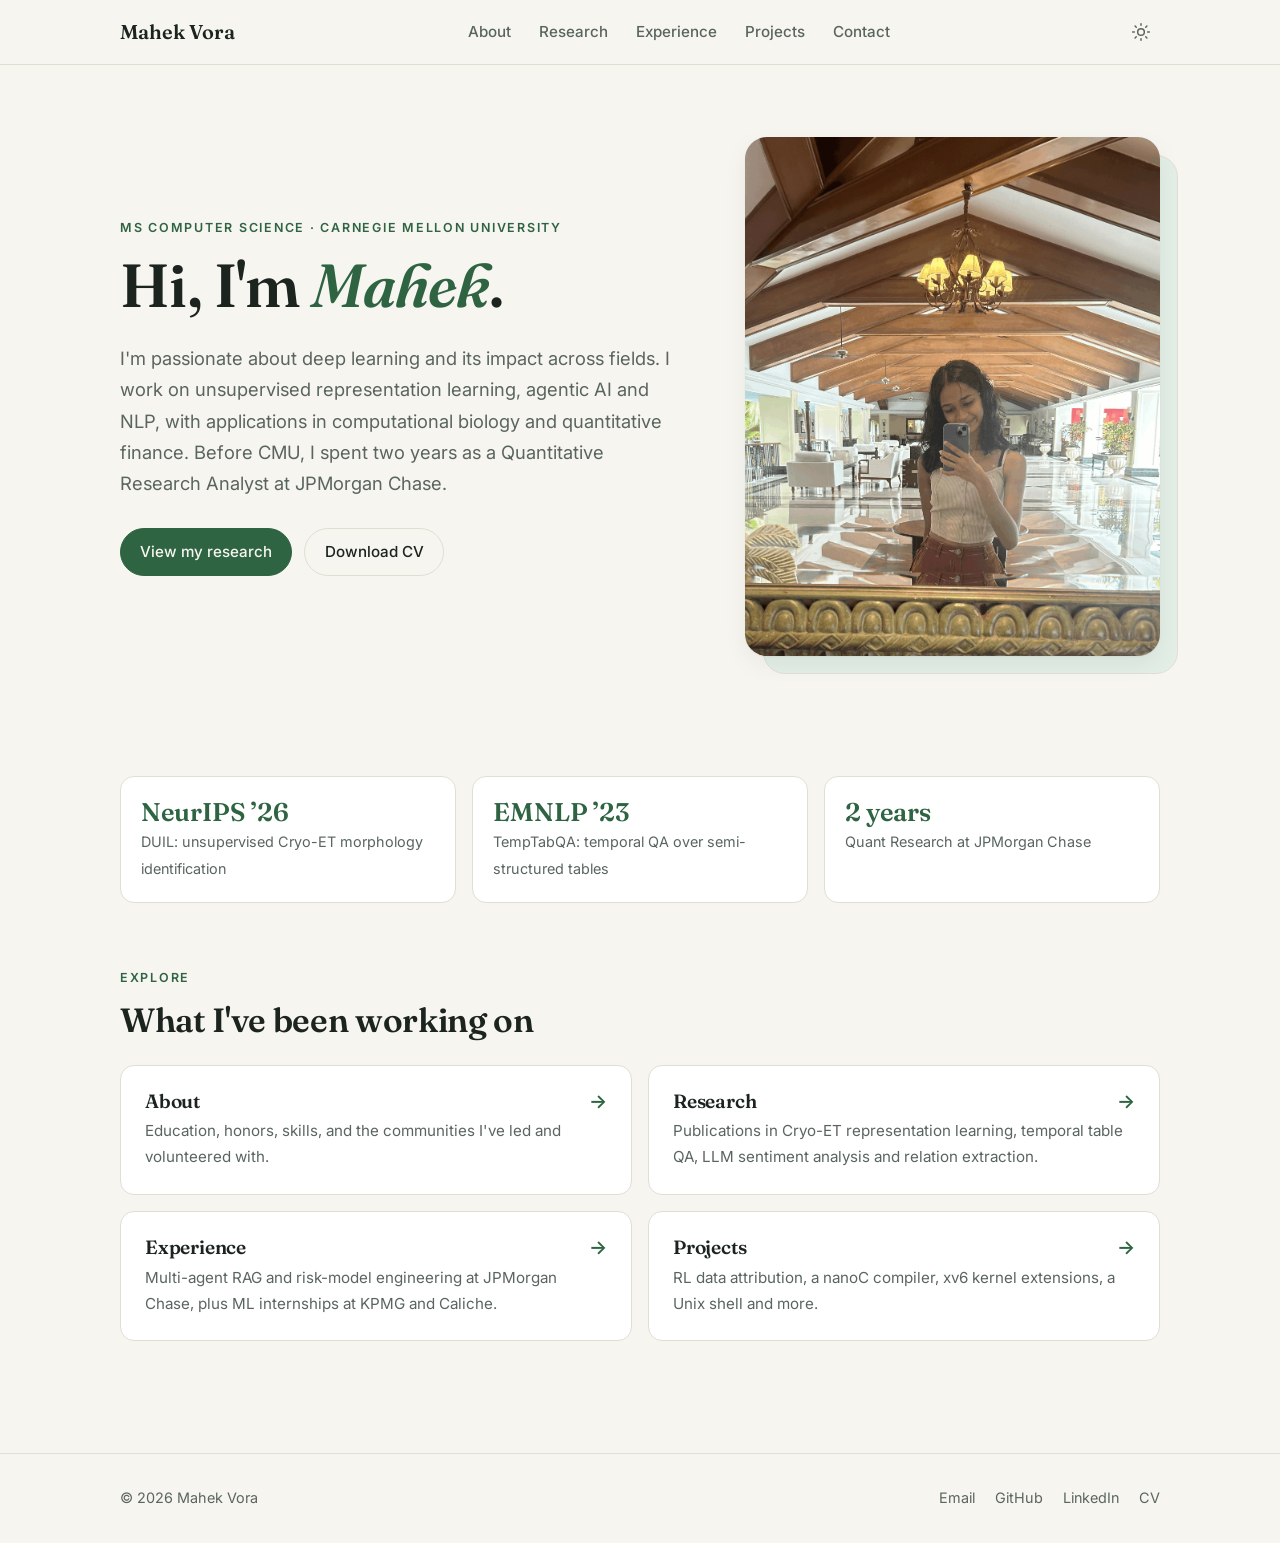
<file: index.html>
<!doctype html>
<html lang="en">
<head>
  <meta charset="utf-8">
  <meta name="viewport" content="width=device-width, initial-scale=1">
  <title>Mahek Vora · Computer Science at Carnegie Mellon University</title>
  <meta name="description" content="Mahek Vora — MS in Computer Science at Carnegie Mellon University. Deep learning research across NLP, computational biology and quantitative finance.">
  <link rel="canonical" href="https://mahekvora.github.io/">
  <meta name="author" content="Mahek Vora">
  <meta property="og:type" content="website">
  <meta property="og:url" content="https://mahekvora.github.io/">
  <meta property="og:title" content="Mahek Vora · Computer Science at Carnegie Mellon University">
  <meta property="og:description" content="Mahek Vora — MS in Computer Science at Carnegie Mellon University. Deep learning research across NLP, computational biology and quantitative finance.">
  <meta property="og:image" content="https://mahekvora.github.io/assets/images/img-5869-1076x1293.png">
  <link rel="icon" href="assets/images/favicon.svg" type="image/svg+xml">
  <link rel="preconnect" href="https://fonts.googleapis.com">
  <link rel="preconnect" href="https://fonts.gstatic.com" crossorigin>
  <link href="https://fonts.googleapis.com/css2?family=Fraunces:ital,opsz,wght@0,9..144,500;0,9..144,600;1,9..144,500;1,9..144,600&family=Inter:wght@400;500;600&display=swap" rel="stylesheet">
  <link rel="stylesheet" href="assets/css/style.css">
  <script src="assets/js/main.js"></script>
  <script type="application/ld+json">
  {"@context": "https://schema.org", "@type": "Person", "name": "Mahek Vora",
   "url": "https://mahekvora.github.io/", "image": "https://mahekvora.github.io/assets/images/img-5869-1076x1293.png",
   "jobTitle": "MS Computer Science Student",
   "affiliation": {"@type": "CollegeOrUniversity", "name": "Carnegie Mellon University"},
   "alumniOf": [{"@type": "CollegeOrUniversity", "name": "Indian Institute of Technology Guwahati"}],
   "knowsAbout": ["Deep Learning", "Machine Learning", "NLP", "Computational Biology", "Cryo-ET", "Agentic AI", "Quantitative Finance"],
   "sameAs": ["https://github.com/mahekvora", "https://www.linkedin.com/in/mahekvora"]}
  </script>
</head>
<body>

<header class="site-header">
  <div class="wrap">
    <a class="brand" href="index.html">Mahek Vora</a>
    <nav class="nav" aria-label="Main">
      <a href="about.html">About</a>
      <a href="research.html">Research</a>
      <a href="experience.html">Experience</a>
      <a href="projects.html">Projects</a>
      <a href="contact.html">Contact</a>
    </nav>
    <div class="header-actions">
      <button class="icon-btn theme-btn" aria-label="Toggle dark mode">
        <svg class="sun" viewBox="0 0 24 24" fill="none" stroke="currentColor" stroke-width="1.8" stroke-linecap="round"><circle cx="12" cy="12" r="4"/><path d="M12 2v2M12 20v2M4.9 4.9l1.4 1.4M17.7 17.7l1.4 1.4M2 12h2M20 12h2M4.9 19.1l1.4-1.4M17.7 6.3l1.4-1.4"/></svg>
        <svg class="moon" viewBox="0 0 24 24" fill="none" stroke="currentColor" stroke-width="1.8" stroke-linecap="round" stroke-linejoin="round"><path d="M21 12.8A9 9 0 1 1 11.2 3a7 7 0 0 0 9.8 9.8z"/></svg>
      </button>
      <button class="icon-btn menu-btn" aria-label="Open menu" aria-expanded="false">
        <svg viewBox="0 0 24 24" fill="none" stroke="currentColor" stroke-width="1.8" stroke-linecap="round"><path d="M4 7h16M4 12h16M4 17h16"/></svg>
      </button>
    </div>
  </div>
</header>

<main>
  <section class="wrap hero">
    <div>
      <p class="eyebrow">MS Computer Science · Carnegie Mellon University</p>
      <h1>Hi, I'm <em>Mahek</em>.</h1>
      <p class="lede">I'm passionate about deep learning and its impact across fields. I work on unsupervised representation learning, agentic AI and NLP, with applications in computational biology and quantitative finance. Before CMU, I spent two years as a Quantitative Research Analyst at JPMorgan Chase.</p>
      <div class="btn-row">
        <a class="btn" href="research.html">View my research</a>
        <a class="btn btn-ghost" href="assets/files/Mahek_Vora_CV.pdf">Download CV</a>
      </div>
    </div>
    <div class="portrait">
      <img src="assets/images/img-5869-1076x1293.png" alt="Portrait of Mahek Vora" width="1076" height="1293">
    </div>
  </section>

  <section class="wrap section">
    <div class="stats">
      <div class="stat"><b>NeurIPS ’26</b><span>DUIL: unsupervised Cryo-ET morphology identification</span></div>
      <div class="stat"><b>EMNLP ’23</b><span>TempTabQA: temporal QA over semi-structured tables</span></div>
      <div class="stat"><b>2 years</b><span>Quant Research at JPMorgan Chase</span></div>
    </div>
  </section>

  <section class="wrap section">
    <p class="eyebrow">Explore</p>
    <h2>What I've been working on</h2>
    <div class="explore">
      <a href="about.html">
        <h3>About</h3>
        <p>Education, honors, skills, and the communities I've led and volunteered with.</p>
      </a>
      <a href="research.html">
        <h3>Research</h3>
        <p>Publications in Cryo-ET representation learning, temporal table QA, LLM sentiment analysis and relation extraction.</p>
      </a>
      <a href="experience.html">
        <h3>Experience</h3>
        <p>Multi-agent RAG and risk-model engineering at JPMorgan Chase, plus ML internships at KPMG and Caliche.</p>
      </a>
      <a href="projects.html">
        <h3>Projects</h3>
        <p>RL data attribution, a nanoC compiler, xv6 kernel extensions, a Unix shell and more.</p>
      </a>
    </div>
  </section>
</main>

<footer class="site-footer">
  <div class="wrap">
    <span>© <span id="year">2026</span> Mahek Vora</span>
    <nav aria-label="Social">
      <a class="js-email" href="contact.html">Email</a>
      <a href="https://github.com/mahekvora">GitHub</a>
      <a href="https://www.linkedin.com/in/mahekvora">LinkedIn</a>
      <a href="assets/files/Mahek_Vora_CV.pdf">CV</a>
    </nav>
  </div>
</footer>

</body>
</html>
</file>
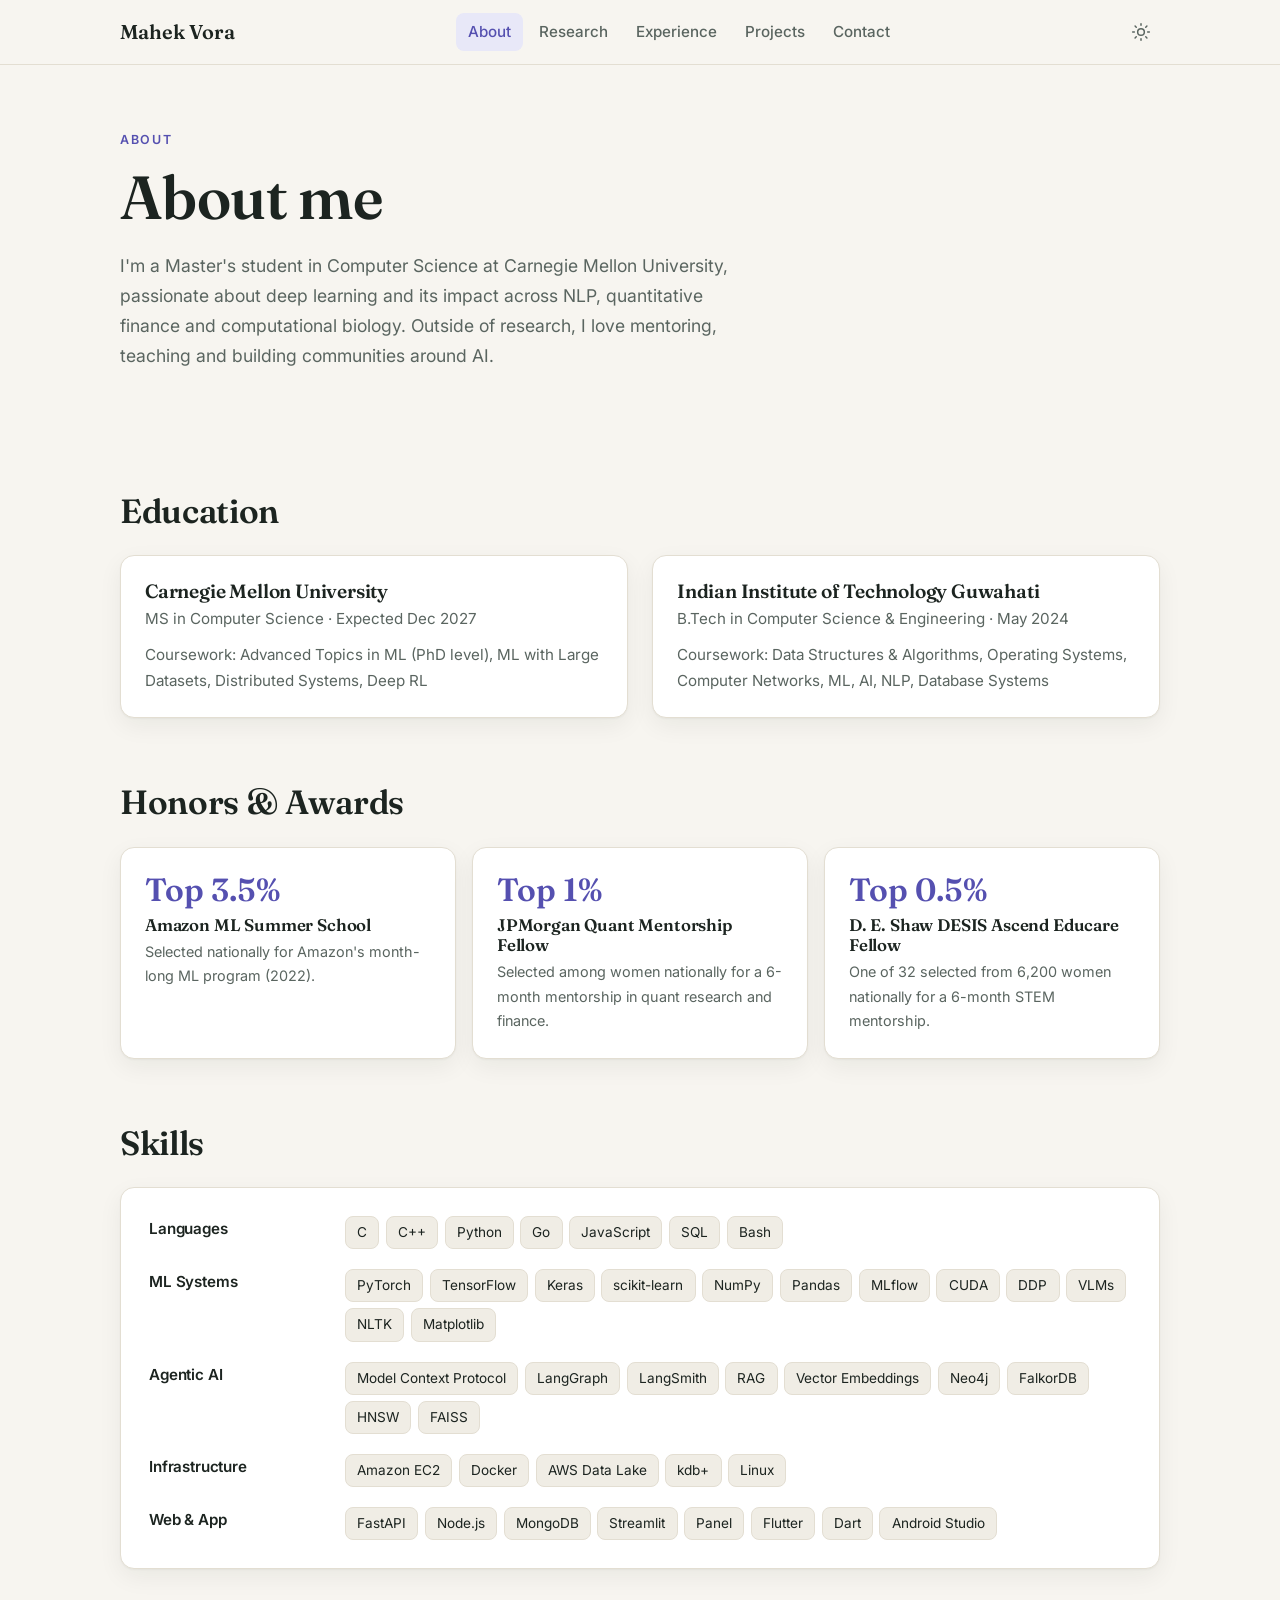
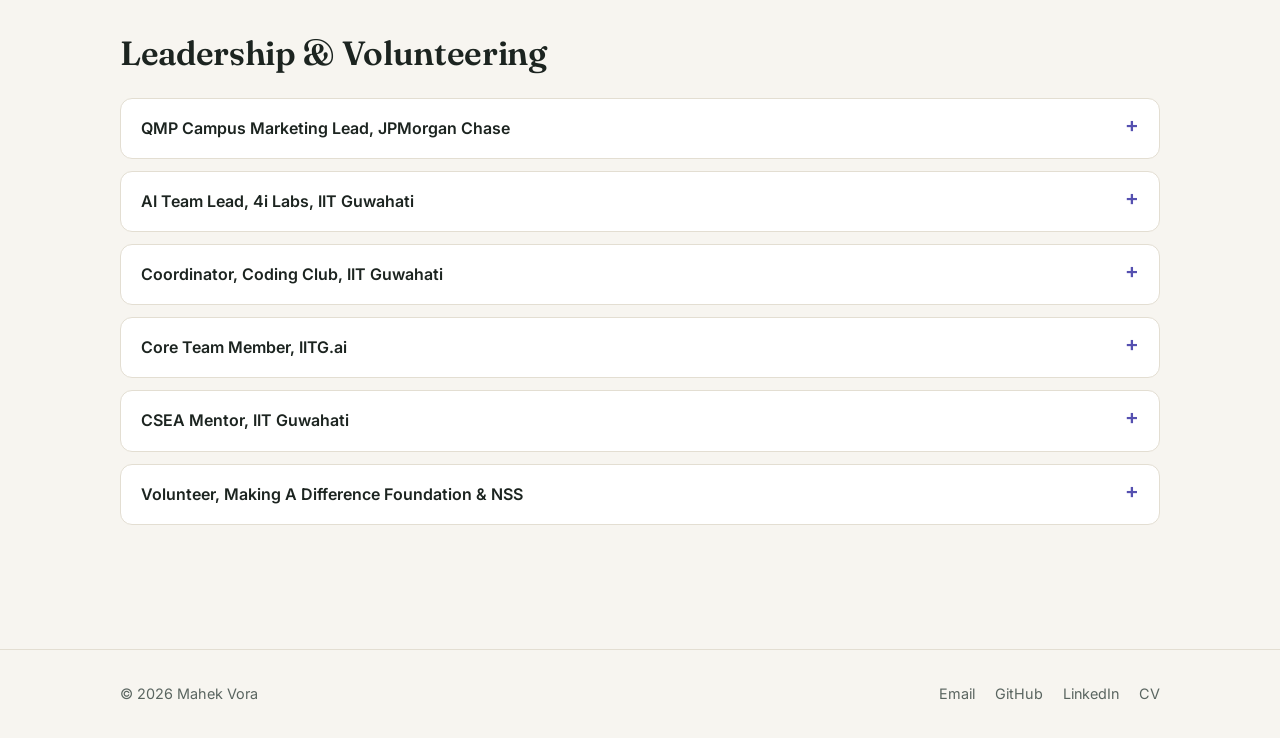
<file: about.html>
<!doctype html>
<html lang="en">
<head>
  <meta charset="utf-8">
  <meta name="viewport" content="width=device-width, initial-scale=1">
  <title>About · Mahek Vora</title>
  <meta name="description" content="Mahek Vora — MS in Computer Science at Carnegie Mellon University. Deep learning research across NLP, computational biology and quantitative finance.">
  <link rel="canonical" href="https://mahekvora.github.io/about.html">
  <meta name="author" content="Mahek Vora">
  <meta property="og:type" content="website">
  <meta property="og:url" content="https://mahekvora.github.io/about.html">
  <meta property="og:title" content="About · Mahek Vora">
  <meta property="og:description" content="Mahek Vora — MS in Computer Science at Carnegie Mellon University. Deep learning research across NLP, computational biology and quantitative finance.">
  <meta property="og:image" content="https://mahekvora.github.io/assets/images/img-5869-1076x1293.png">
  <link rel="icon" href="assets/images/favicon.svg" type="image/svg+xml">
  <link rel="preconnect" href="https://fonts.googleapis.com">
  <link rel="preconnect" href="https://fonts.gstatic.com" crossorigin>
  <link href="https://fonts.googleapis.com/css2?family=Fraunces:ital,opsz,wght@0,9..144,500;0,9..144,600;1,9..144,500;1,9..144,600&family=Inter:wght@400;500;600&display=swap" rel="stylesheet">
  <link rel="stylesheet" href="assets/css/style.css">
  <script src="assets/js/main.js"></script>
</head>
<body class="purple">

<header class="site-header">
  <div class="wrap">
    <a class="brand" href="index.html">Mahek Vora</a>
    <nav class="nav" aria-label="Main">
      <a href="about.html" aria-current="page">About</a>
      <a href="research.html">Research</a>
      <a href="experience.html">Experience</a>
      <a href="projects.html">Projects</a>
      <a href="contact.html">Contact</a>
    </nav>
    <div class="header-actions">
      <button class="icon-btn theme-btn" aria-label="Toggle dark mode">
        <svg class="sun" viewBox="0 0 24 24" fill="none" stroke="currentColor" stroke-width="1.8" stroke-linecap="round"><circle cx="12" cy="12" r="4"/><path d="M12 2v2M12 20v2M4.9 4.9l1.4 1.4M17.7 17.7l1.4 1.4M2 12h2M20 12h2M4.9 19.1l1.4-1.4M17.7 6.3l1.4-1.4"/></svg>
        <svg class="moon" viewBox="0 0 24 24" fill="none" stroke="currentColor" stroke-width="1.8" stroke-linecap="round" stroke-linejoin="round"><path d="M21 12.8A9 9 0 1 1 11.2 3a7 7 0 0 0 9.8 9.8z"/></svg>
      </button>
      <button class="icon-btn menu-btn" aria-label="Open menu" aria-expanded="false">
        <svg viewBox="0 0 24 24" fill="none" stroke="currentColor" stroke-width="1.8" stroke-linecap="round"><path d="M4 7h16M4 12h16M4 17h16"/></svg>
      </button>
    </div>
  </div>
</header>

<main>
  <header class="wrap page-head">
    <p class="eyebrow">About</p>
    <h1>About me</h1>
    <p>I'm a Master's student in Computer Science at Carnegie Mellon University, passionate about deep learning and its impact across NLP, quantitative finance and computational biology. Outside of research, I love mentoring, teaching and building communities around AI.</p>
  </header>

  <section class="wrap section">
    <h2>Education</h2>
    <div class="about-grid">
      <article class="card edu">
        <h3>Carnegie Mellon University</h3>
        <p class="pub-meta">MS in Computer Science · Expected Dec 2027</p>
        <p>Coursework: Advanced Topics in ML (PhD level), ML with Large Datasets, Distributed Systems, Deep RL</p>
      </article>
      <article class="card edu">
        <h3>Indian Institute of Technology Guwahati</h3>
        <p class="pub-meta">B.Tech in Computer Science &amp; Engineering · May 2024</p>
        <p>Coursework: Data Structures &amp; Algorithms, Operating Systems, Computer Networks, ML, AI, NLP, Database Systems</p>
      </article>
    </div>
  </section>

  <section class="wrap section">
    <h2>Honors &amp; Awards</h2>
    <div class="honors">
      <article class="card honor">
        <b>Top 3.5%</b>
        <h3>Amazon ML Summer School</h3>
        <p>Selected nationally for Amazon's month-long ML program (2022).</p>
      </article>
      <article class="card honor">
        <b>Top 1%</b>
        <h3>JPMorgan Quant Mentorship Fellow</h3>
        <p>Selected among women nationally for a 6-month mentorship in quant research and finance.</p>
      </article>
      <article class="card honor">
        <b>Top 0.5%</b>
        <h3>D. E. Shaw DESIS Ascend Educare Fellow</h3>
        <p>One of 32 selected from 6,200 women nationally for a 6-month STEM mentorship.</p>
      </article>
    </div>
  </section>

  <section class="wrap section">
    <h2>Skills</h2>
    <div class="card skills" style="padding: 1.75rem;">
      <div class="skill-row"><h3>Languages</h3><ul class="tags"><li>C</li><li>C++</li><li>Python</li><li>Go</li><li>JavaScript</li><li>SQL</li><li>Bash</li></ul></div>
      <div class="skill-row"><h3>ML Systems</h3><ul class="tags"><li>PyTorch</li><li>TensorFlow</li><li>Keras</li><li>scikit-learn</li><li>NumPy</li><li>Pandas</li><li>MLflow</li><li>CUDA</li><li>DDP</li><li>VLMs</li><li>NLTK</li><li>Matplotlib</li></ul></div>
      <div class="skill-row"><h3>Agentic AI</h3><ul class="tags"><li>Model Context Protocol</li><li>LangGraph</li><li>LangSmith</li><li>RAG</li><li>Vector Embeddings</li><li>Neo4j</li><li>FalkorDB</li><li>HNSW</li><li>FAISS</li></ul></div>
      <div class="skill-row"><h3>Infrastructure</h3><ul class="tags"><li>Amazon EC2</li><li>Docker</li><li>AWS Data Lake</li><li>kdb+</li><li>Linux</li></ul></div>
      <div class="skill-row"><h3>Web &amp; App</h3><ul class="tags"><li>FastAPI</li><li>Node.js</li><li>MongoDB</li><li>Streamlit</li><li>Panel</li><li>Flutter</li><li>Dart</li><li>Android Studio</li></ul></div>
    </div>
  </section>

  <section class="wrap section">
    <h2>Leadership &amp; Volunteering</h2>
    <details>
      <summary>QMP Campus Marketing Lead, JPMorgan Chase</summary>
      <p>Led campus marketing at IIT Guwahati for JPMorgan Chase's Quant Mentorship Program, which mentors top sophomores at leading Indian schools in quant. I was a mentee in my sophomore year and came back as a mentor after joining JPMC full time.</p>
    </details>
    <details>
      <summary>AI Team Lead, 4i Labs, IIT Guwahati</summary>
      <p>Led the AI team on projects including the speech setup and chatbot for Raman, a humanoid robot, working with students from mechanical engineering, robotics and other departments.</p>
    </details>
    <details>
      <summary>Coordinator, Coding Club, IIT Guwahati</summary>
      <p>Organised ML and DL hackathons, led projects, and mentored freshers in ML, AI and web/app development.</p>
    </details>
    <details>
      <summary>Core Team Member, IITG.ai</summary>
      <p>Organised research discussions, AI competitions and guest lectures in NLP, CV and AI for the campus AI club.</p>
    </details>
    <details>
      <summary>CSEA Mentor, IIT Guwahati</summary>
      <p>Mentored a group of 10 freshers through the Computer Science and Engineering Association, guiding them on academics, internships, research and placements.</p>
    </details>
    <details>
      <summary>Volunteer, Making A Difference Foundation &amp; NSS</summary>
      <p>Taught basic mathematics to over 300 tribal students in Palghar, rural Maharashtra, and volunteered as a teacher for underprivileged students on rural visits with the National Service Scheme at IIT Guwahati.</p>
    </details>
  </section>
</main>

<footer class="site-footer">
  <div class="wrap">
    <span>© <span id="year">2026</span> Mahek Vora</span>
    <nav aria-label="Social">
      <a class="js-email" href="contact.html">Email</a>
      <a href="https://github.com/mahekvora">GitHub</a>
      <a href="https://www.linkedin.com/in/mahekvora">LinkedIn</a>
      <a href="assets/files/Mahek_Vora_CV.pdf">CV</a>
    </nav>
  </div>
</footer>

</body>
</html>
</file>
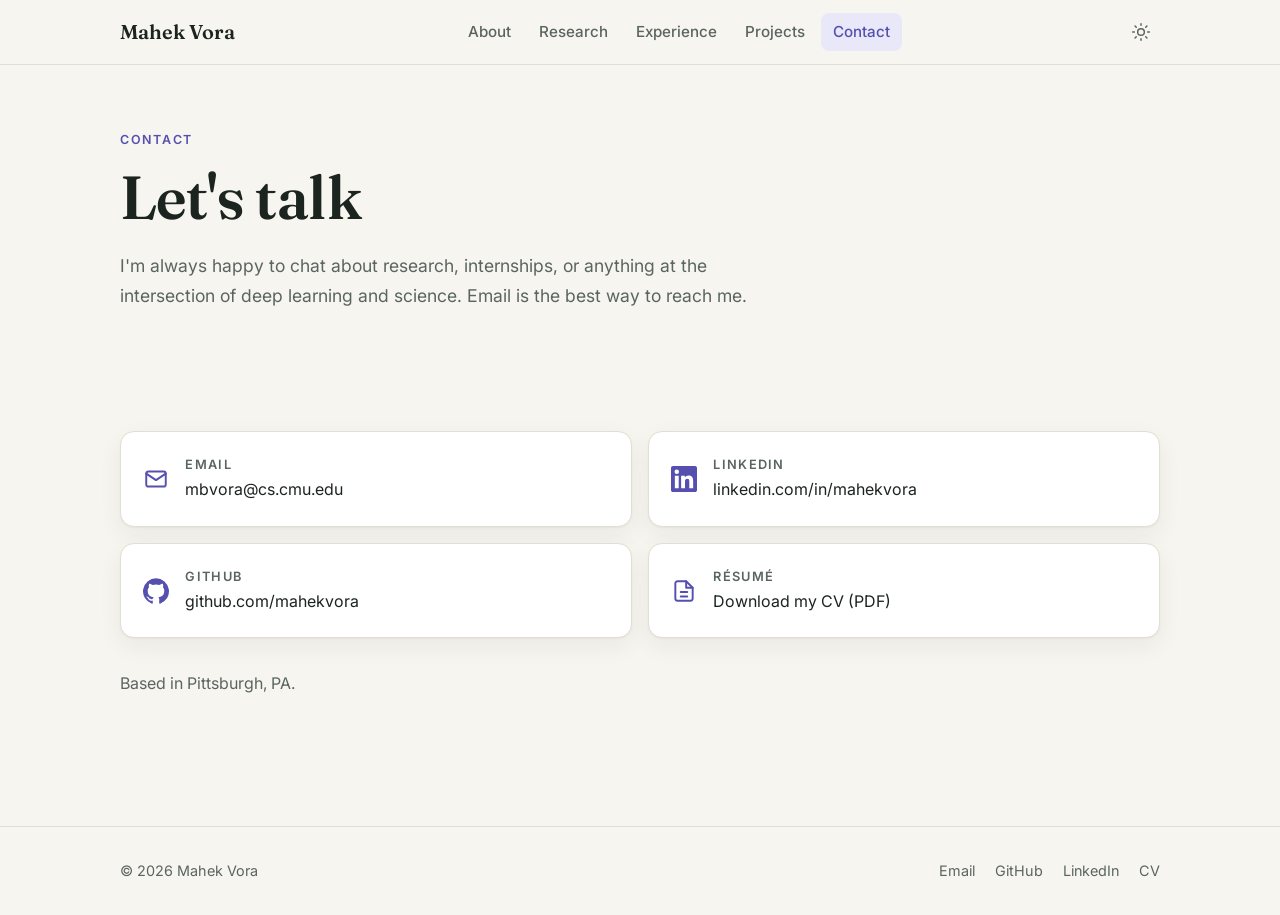
<file: contact.html>
<!doctype html>
<html lang="en">
<head>
  <meta charset="utf-8">
  <meta name="viewport" content="width=device-width, initial-scale=1">
  <title>Contact · Mahek Vora</title>
  <meta name="description" content="Mahek Vora — MS in Computer Science at Carnegie Mellon University. Deep learning research across NLP, computational biology and quantitative finance.">
  <link rel="canonical" href="https://mahekvora.github.io/contact.html">
  <meta name="author" content="Mahek Vora">
  <meta property="og:type" content="website">
  <meta property="og:url" content="https://mahekvora.github.io/contact.html">
  <meta property="og:title" content="Contact · Mahek Vora">
  <meta property="og:description" content="Mahek Vora — MS in Computer Science at Carnegie Mellon University. Deep learning research across NLP, computational biology and quantitative finance.">
  <meta property="og:image" content="https://mahekvora.github.io/assets/images/img-5869-1076x1293.png">
  <link rel="icon" href="assets/images/favicon.svg" type="image/svg+xml">
  <link rel="preconnect" href="https://fonts.googleapis.com">
  <link rel="preconnect" href="https://fonts.gstatic.com" crossorigin>
  <link href="https://fonts.googleapis.com/css2?family=Fraunces:ital,opsz,wght@0,9..144,500;0,9..144,600;1,9..144,500;1,9..144,600&family=Inter:wght@400;500;600&display=swap" rel="stylesheet">
  <link rel="stylesheet" href="assets/css/style.css">
  <script src="assets/js/main.js"></script>
</head>
<body class="purple">

<header class="site-header">
  <div class="wrap">
    <a class="brand" href="index.html">Mahek Vora</a>
    <nav class="nav" aria-label="Main">
      <a href="about.html">About</a>
      <a href="research.html">Research</a>
      <a href="experience.html">Experience</a>
      <a href="projects.html">Projects</a>
      <a href="contact.html" aria-current="page">Contact</a>
    </nav>
    <div class="header-actions">
      <button class="icon-btn theme-btn" aria-label="Toggle dark mode">
        <svg class="sun" viewBox="0 0 24 24" fill="none" stroke="currentColor" stroke-width="1.8" stroke-linecap="round"><circle cx="12" cy="12" r="4"/><path d="M12 2v2M12 20v2M4.9 4.9l1.4 1.4M17.7 17.7l1.4 1.4M2 12h2M20 12h2M4.9 19.1l1.4-1.4M17.7 6.3l1.4-1.4"/></svg>
        <svg class="moon" viewBox="0 0 24 24" fill="none" stroke="currentColor" stroke-width="1.8" stroke-linecap="round" stroke-linejoin="round"><path d="M21 12.8A9 9 0 1 1 11.2 3a7 7 0 0 0 9.8 9.8z"/></svg>
      </button>
      <button class="icon-btn menu-btn" aria-label="Open menu" aria-expanded="false">
        <svg viewBox="0 0 24 24" fill="none" stroke="currentColor" stroke-width="1.8" stroke-linecap="round"><path d="M4 7h16M4 12h16M4 17h16"/></svg>
      </button>
    </div>
  </div>
</header>

<main>
  <header class="wrap page-head">
    <p class="eyebrow">Contact</p>
    <h1>Let's talk</h1>
    <p>I'm always happy to chat about research, internships, or anything at the intersection of deep learning and science. Email is the best way to reach me.</p>
  </header>

  <section class="wrap section">
    <div class="contact-grid">
      <a class="card contact js-email" href="#">
        <svg viewBox="0 0 24 24" fill="none" stroke="currentColor" stroke-width="1.8" stroke-linecap="round" stroke-linejoin="round"><rect x="3" y="5" width="18" height="14" rx="2"/><path d="m3 7 9 6 9-6"/></svg>
        <div><small>Email</small><span class="js-email-text">mbvora [at] cs [dot] cmu [dot] edu</span></div>
      </a>
      <a class="card contact" href="https://www.linkedin.com/in/mahekvora">
        <svg viewBox="0 0 24 24" fill="currentColor"><path d="M20.45 20.45h-3.56v-5.57c0-1.33-.02-3.04-1.85-3.04-1.85 0-2.14 1.45-2.14 2.94v5.67H9.35V9h3.41v1.56h.05c.48-.9 1.64-1.85 3.37-1.85 3.6 0 4.27 2.37 4.27 5.46v6.28zM5.34 7.43a2.06 2.06 0 1 1 0-4.13 2.06 2.06 0 0 1 0 4.13zM7.12 20.45H3.56V9h3.56v11.45zM22.22 0H1.77C.79 0 0 .77 0 1.73v20.54C0 23.23.79 24 1.77 24h20.45c.98 0 1.78-.77 1.78-1.73V1.73C24 .77 23.2 0 22.22 0z"/></svg>
        <div><small>LinkedIn</small>linkedin.com/in/mahekvora</div>
      </a>
      <a class="card contact" href="https://github.com/mahekvora">
        <svg viewBox="0 0 24 24" fill="currentColor"><path d="M12 .3a12 12 0 0 0-3.8 23.38c.6.12.83-.26.83-.57v-2.23c-3.34.73-4.04-1.42-4.04-1.42-.55-1.39-1.33-1.76-1.33-1.76-1.09-.74.08-.73.08-.73 1.2.09 1.84 1.24 1.84 1.24 1.07 1.83 2.8 1.3 3.49 1 .1-.78.42-1.31.76-1.61-2.67-.3-5.47-1.33-5.47-5.93 0-1.31.47-2.38 1.24-3.22-.14-.3-.54-1.52.1-3.18 0 0 1-.32 3.3 1.23a11.5 11.5 0 0 1 6 0c2.28-1.55 3.29-1.23 3.29-1.23.64 1.66.24 2.88.12 3.18a4.65 4.65 0 0 1 1.23 3.22c0 4.61-2.8 5.63-5.48 5.92.42.36.81 1.1.81 2.22v3.29c0 .32.21.7.82.58A12 12 0 0 0 12 .3"/></svg>
        <div><small>GitHub</small>github.com/mahekvora</div>
      </a>
      <a class="card contact" href="assets/files/Mahek_Vora_CV.pdf">
        <svg viewBox="0 0 24 24" fill="none" stroke="currentColor" stroke-width="1.8" stroke-linecap="round" stroke-linejoin="round"><path d="M14 3H6a2 2 0 0 0-2 2v14a2 2 0 0 0 2 2h12a2 2 0 0 0 2-2V9z"/><path d="M14 3v6h6M9 13h6M9 17h6"/></svg>
        <div><small>Résumé</small>Download my CV (PDF)</div>
      </a>
    </div>
    <p class="muted" style="margin-top: 2rem;">Based in Pittsburgh, PA.</p>
  </section>
</main>

<footer class="site-footer">
  <div class="wrap">
    <span>© <span id="year">2026</span> Mahek Vora</span>
    <nav aria-label="Social">
      <a class="js-email" href="contact.html">Email</a>
      <a href="https://github.com/mahekvora">GitHub</a>
      <a href="https://www.linkedin.com/in/mahekvora">LinkedIn</a>
      <a href="assets/files/Mahek_Vora_CV.pdf">CV</a>
    </nav>
  </div>
</footer>

</body>
</html>
</file>
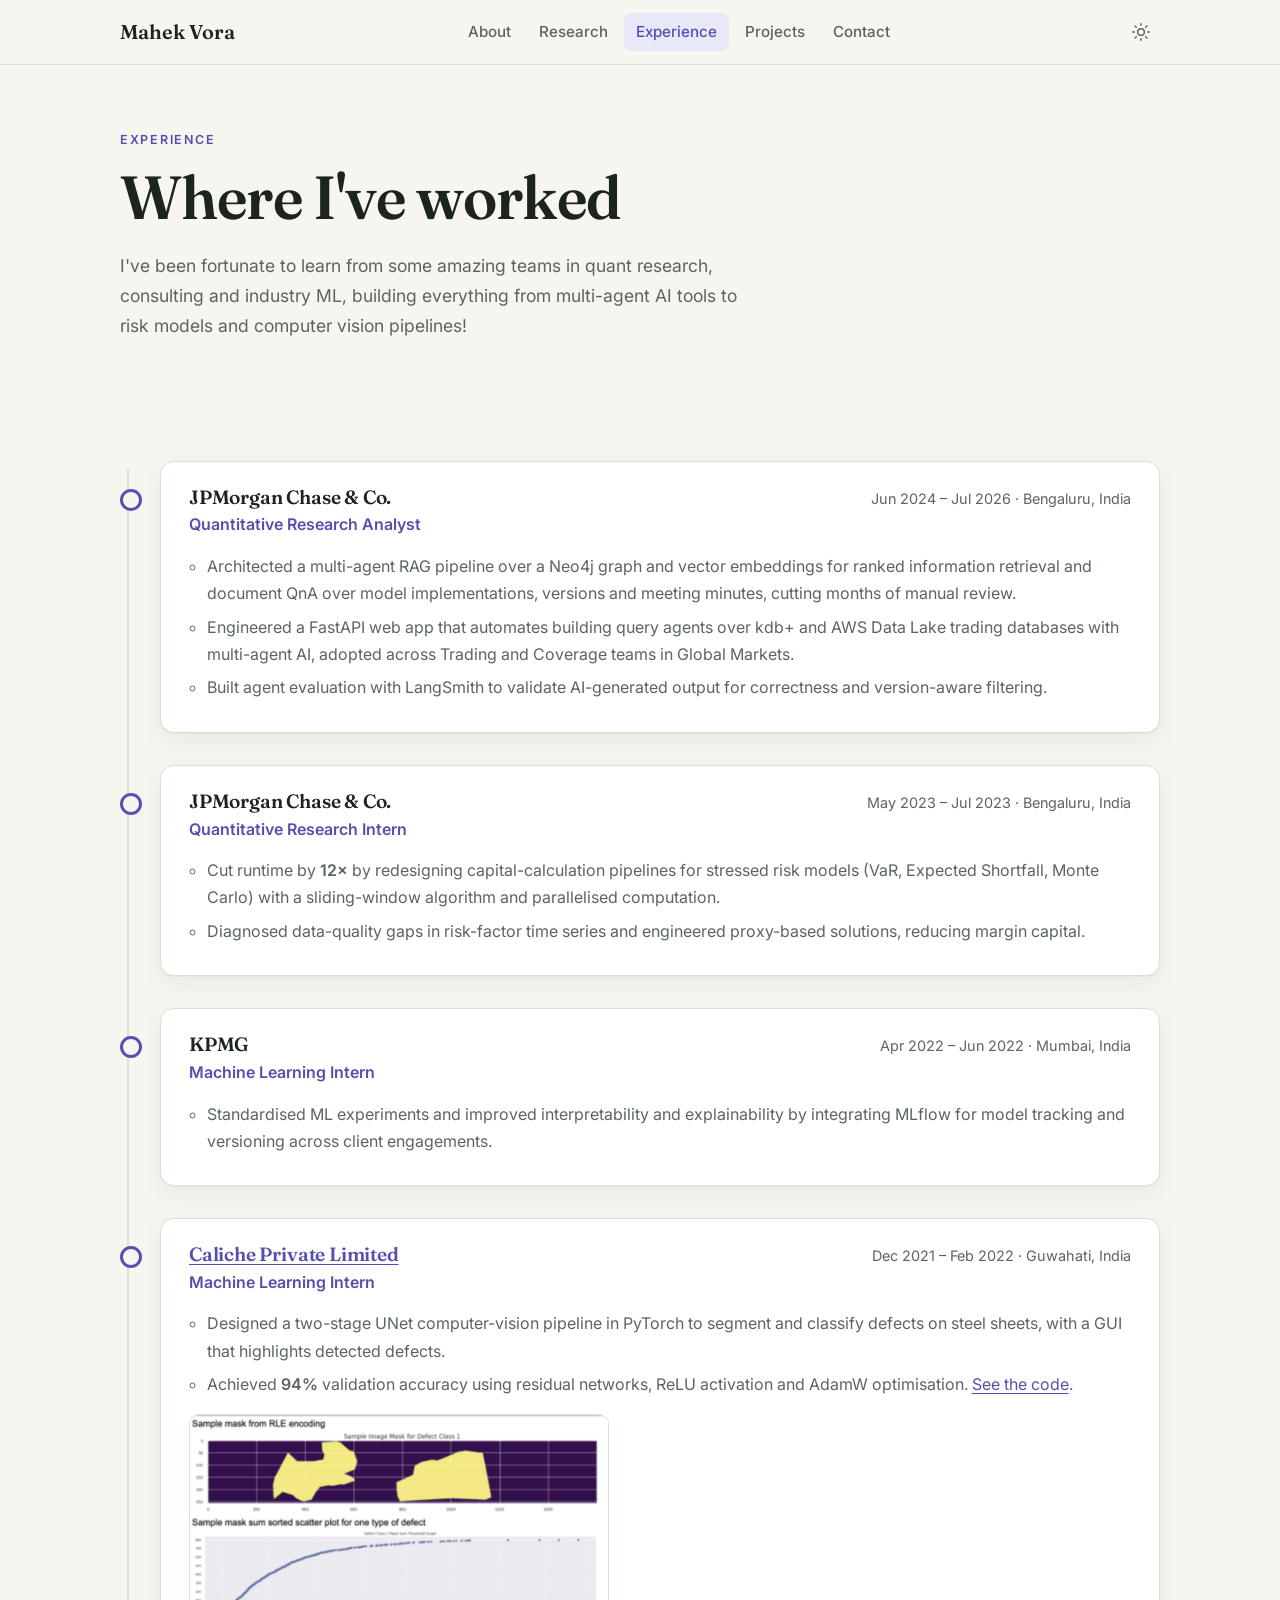
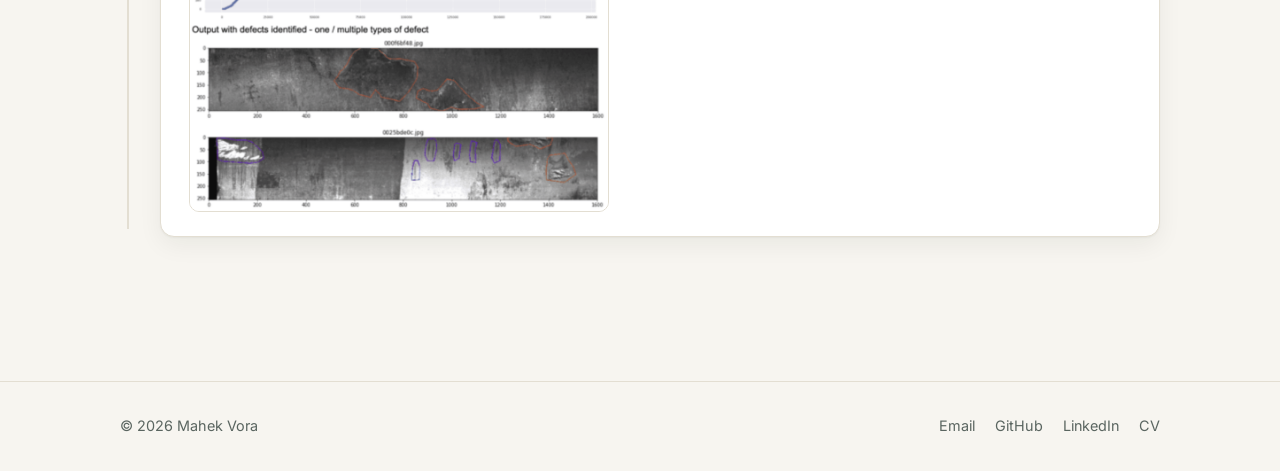
<file: experience.html>
<!doctype html>
<html lang="en">
<head>
  <meta charset="utf-8">
  <meta name="viewport" content="width=device-width, initial-scale=1">
  <title>Experience · Mahek Vora</title>
  <meta name="description" content="Mahek Vora — MS in Computer Science at Carnegie Mellon University. Deep learning research across NLP, computational biology and quantitative finance.">
  <link rel="canonical" href="https://mahekvora.github.io/experience.html">
  <meta name="author" content="Mahek Vora">
  <meta property="og:type" content="website">
  <meta property="og:url" content="https://mahekvora.github.io/experience.html">
  <meta property="og:title" content="Experience · Mahek Vora">
  <meta property="og:description" content="Mahek Vora — MS in Computer Science at Carnegie Mellon University. Deep learning research across NLP, computational biology and quantitative finance.">
  <meta property="og:image" content="https://mahekvora.github.io/assets/images/img-5869-1076x1293.png">
  <link rel="icon" href="assets/images/favicon.svg" type="image/svg+xml">
  <link rel="preconnect" href="https://fonts.googleapis.com">
  <link rel="preconnect" href="https://fonts.gstatic.com" crossorigin>
  <link href="https://fonts.googleapis.com/css2?family=Fraunces:ital,opsz,wght@0,9..144,500;0,9..144,600;1,9..144,500;1,9..144,600&family=Inter:wght@400;500;600&display=swap" rel="stylesheet">
  <link rel="stylesheet" href="assets/css/style.css">
  <script src="assets/js/main.js"></script>
</head>
<body class="purple">

<header class="site-header">
  <div class="wrap">
    <a class="brand" href="index.html">Mahek Vora</a>
    <nav class="nav" aria-label="Main">
      <a href="about.html">About</a>
      <a href="research.html">Research</a>
      <a href="experience.html" aria-current="page">Experience</a>
      <a href="projects.html">Projects</a>
      <a href="contact.html">Contact</a>
    </nav>
    <div class="header-actions">
      <button class="icon-btn theme-btn" aria-label="Toggle dark mode">
        <svg class="sun" viewBox="0 0 24 24" fill="none" stroke="currentColor" stroke-width="1.8" stroke-linecap="round"><circle cx="12" cy="12" r="4"/><path d="M12 2v2M12 20v2M4.9 4.9l1.4 1.4M17.7 17.7l1.4 1.4M2 12h2M20 12h2M4.9 19.1l1.4-1.4M17.7 6.3l1.4-1.4"/></svg>
        <svg class="moon" viewBox="0 0 24 24" fill="none" stroke="currentColor" stroke-width="1.8" stroke-linecap="round" stroke-linejoin="round"><path d="M21 12.8A9 9 0 1 1 11.2 3a7 7 0 0 0 9.8 9.8z"/></svg>
      </button>
      <button class="icon-btn menu-btn" aria-label="Open menu" aria-expanded="false">
        <svg viewBox="0 0 24 24" fill="none" stroke="currentColor" stroke-width="1.8" stroke-linecap="round"><path d="M4 7h16M4 12h16M4 17h16"/></svg>
      </button>
    </div>
  </div>
</header>

<main>
  <header class="wrap page-head">
    <p class="eyebrow">Experience</p>
    <h1>Where I've worked</h1>
    <p>I've been fortunate to learn from some amazing teams in quant research, consulting and industry ML, building everything from multi-agent AI tools to risk models and computer vision pipelines!</p>
  </header>

  <section class="wrap section">
    <ol class="timeline">
      <li>
        <article class="card job">
          <div class="job-top">
            <h3>JPMorgan Chase &amp; Co.</h3>
            <span class="job-date">Jun 2024 – Jul 2026 · Bengaluru, India</span>
          </div>
          <div class="job-role">Quantitative Research Analyst</div>
          <ul>
            <li>Architected a multi-agent RAG pipeline over a Neo4j graph and vector embeddings for ranked information retrieval and document QnA over model implementations, versions and meeting minutes, cutting months of manual review.</li>
            <li>Engineered a FastAPI web app that automates building query agents over kdb+ and AWS Data Lake trading databases with multi-agent AI, adopted across Trading and Coverage teams in Global Markets.</li>
            <li>Built agent evaluation with LangSmith to validate AI-generated output for correctness and version-aware filtering.</li>
          </ul>
        </article>
      </li>
      <li>
        <article class="card job">
          <div class="job-top">
            <h3>JPMorgan Chase &amp; Co.</h3>
            <span class="job-date">May 2023 – Jul 2023 · Bengaluru, India</span>
          </div>
          <div class="job-role">Quantitative Research Intern</div>
          <ul>
            <li>Cut runtime by <strong>12×</strong> by redesigning capital-calculation pipelines for stressed risk models (VaR, Expected Shortfall, Monte Carlo) with a sliding-window algorithm and parallelised computation.</li>
            <li>Diagnosed data-quality gaps in risk-factor time series and engineered proxy-based solutions, reducing margin capital.</li>
          </ul>
        </article>
      </li>
      <li>
        <article class="card job">
          <div class="job-top">
            <h3>KPMG</h3>
            <span class="job-date">Apr 2022 – Jun 2022 · Mumbai, India</span>
          </div>
          <div class="job-role">Machine Learning Intern</div>
          <ul>
            <li>Standardised ML experiments and improved interpretability and explainability by integrating MLflow for model tracking and versioning across client engagements.</li>
          </ul>
        </article>
      </li>
      <li>
        <article class="card job">
          <div class="job-top">
            <h3><a href="https://www.calicheglobal.com/">Caliche Private Limited</a></h3>
            <span class="job-date">Dec 2021 – Feb 2022 · Guwahati, India</span>
          </div>
          <div class="job-role">Machine Learning Intern</div>
          <ul>
            <li>Designed a two-stage UNet computer-vision pipeline in PyTorch to segment and classify defects on steel sheets, with a GUI that highlights detected defects.</li>
            <li>Achieved <strong>94%</strong> validation accuracy using residual networks, ReLU activation and AdamW optimisation. <a href="https://github.com/mahekvora/Metal-Sheet-Defect-Detection">See the code</a>.</li>
          </ul>
          <img class="job-img" src="assets/images/caliche-944x894.png" alt="Steel defect segmentation outputs" loading="lazy">
        </article>
      </li>
    </ol>
  </section>
</main>

<footer class="site-footer">
  <div class="wrap">
    <span>© <span id="year">2026</span> Mahek Vora</span>
    <nav aria-label="Social">
      <a class="js-email" href="contact.html">Email</a>
      <a href="https://github.com/mahekvora">GitHub</a>
      <a href="https://www.linkedin.com/in/mahekvora">LinkedIn</a>
      <a href="assets/files/Mahek_Vora_CV.pdf">CV</a>
    </nav>
  </div>
</footer>

</body>
</html>
</file>
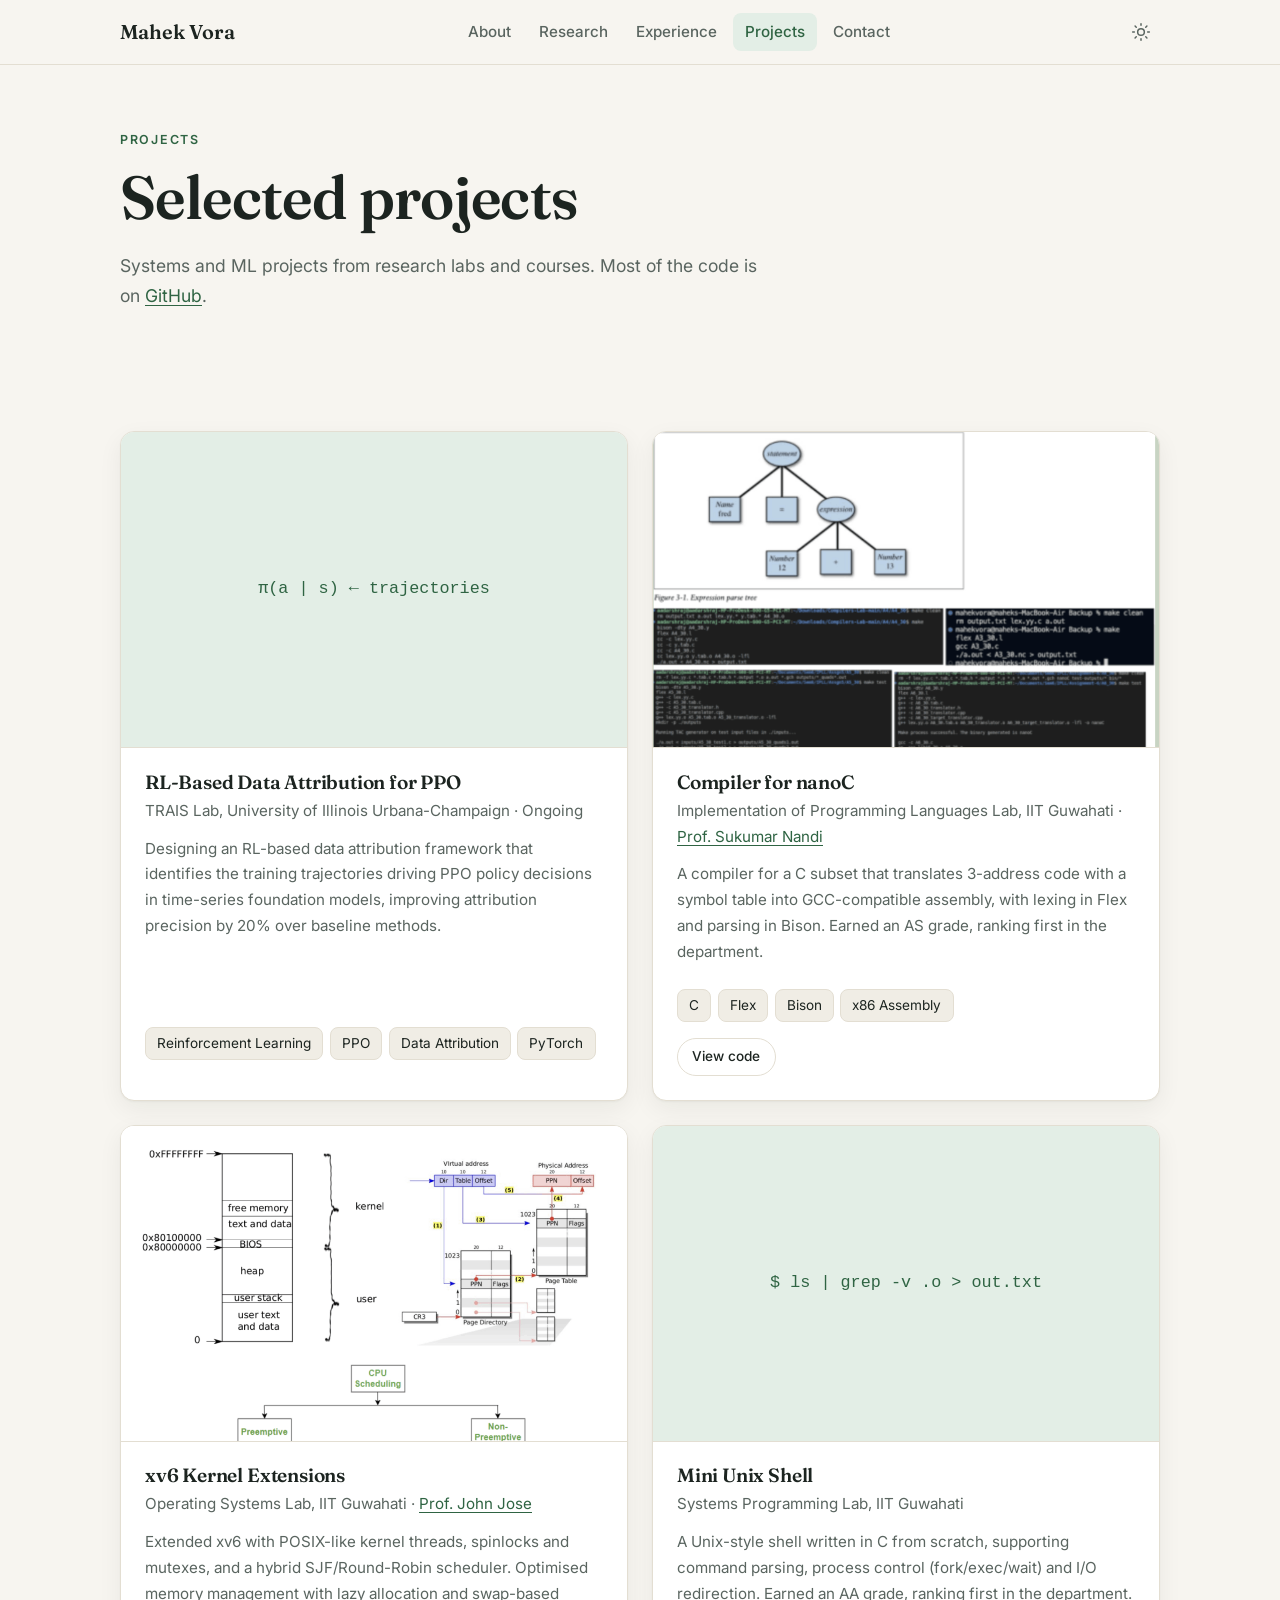
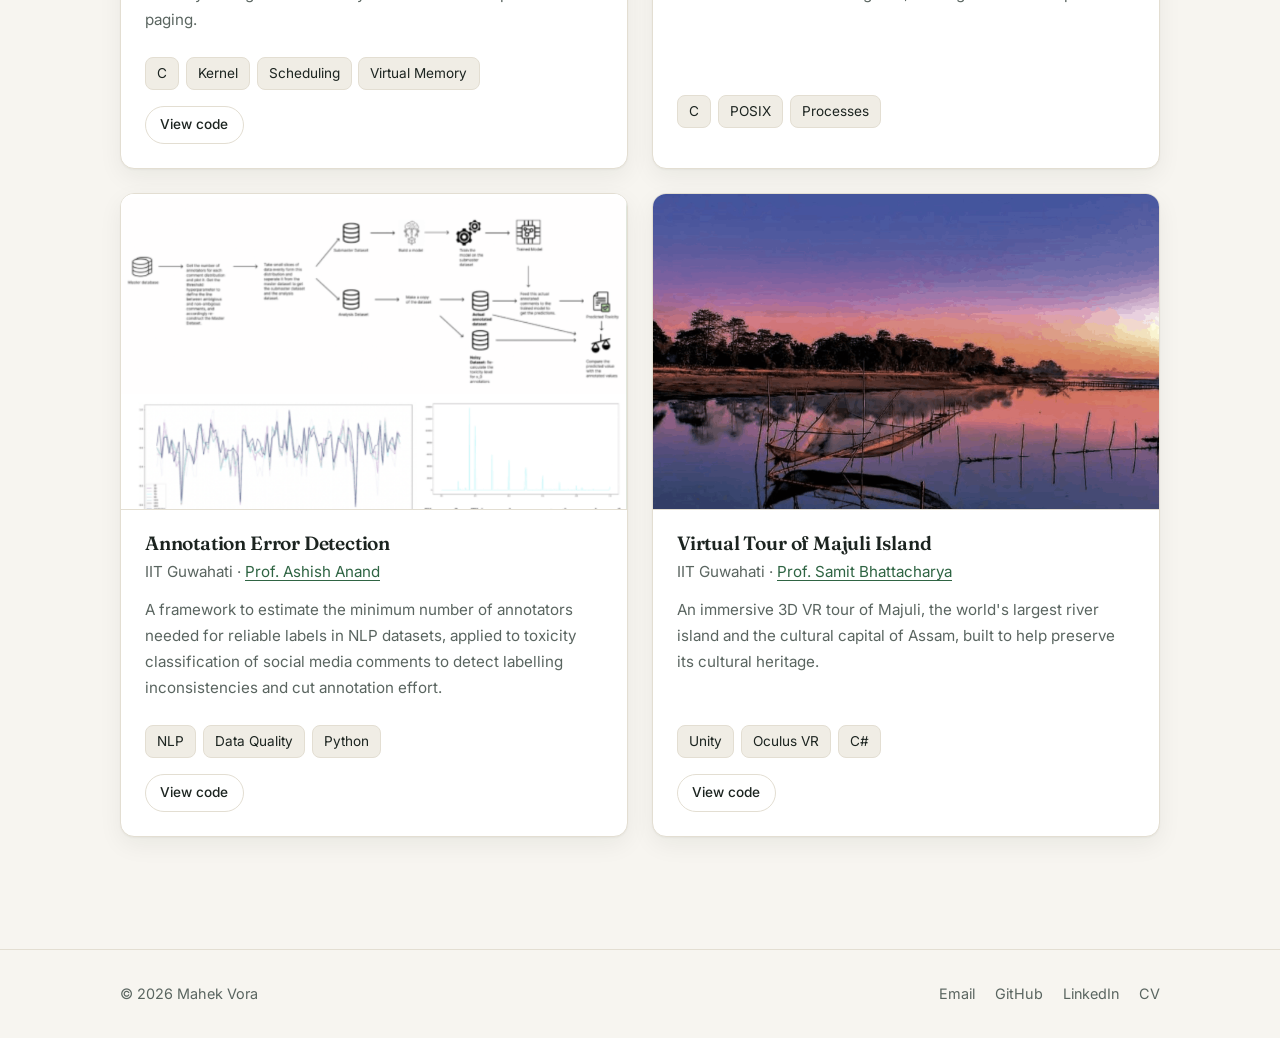
<file: projects.html>
<!doctype html>
<html lang="en">
<head>
  <meta charset="utf-8">
  <meta name="viewport" content="width=device-width, initial-scale=1">
  <title>Projects · Mahek Vora</title>
  <meta name="description" content="Mahek Vora — MS in Computer Science at Carnegie Mellon University. Deep learning research across NLP, computational biology and quantitative finance.">
  <link rel="canonical" href="https://mahekvora.github.io/projects.html">
  <meta name="author" content="Mahek Vora">
  <meta property="og:type" content="website">
  <meta property="og:url" content="https://mahekvora.github.io/projects.html">
  <meta property="og:title" content="Projects · Mahek Vora">
  <meta property="og:description" content="Mahek Vora — MS in Computer Science at Carnegie Mellon University. Deep learning research across NLP, computational biology and quantitative finance.">
  <meta property="og:image" content="https://mahekvora.github.io/assets/images/img-5869-1076x1293.png">
  <link rel="icon" href="assets/images/favicon.svg" type="image/svg+xml">
  <link rel="preconnect" href="https://fonts.googleapis.com">
  <link rel="preconnect" href="https://fonts.gstatic.com" crossorigin>
  <link href="https://fonts.googleapis.com/css2?family=Fraunces:ital,opsz,wght@0,9..144,500;0,9..144,600;1,9..144,500;1,9..144,600&family=Inter:wght@400;500;600&display=swap" rel="stylesheet">
  <link rel="stylesheet" href="assets/css/style.css">
  <script src="assets/js/main.js"></script>
</head>
<body>

<header class="site-header">
  <div class="wrap">
    <a class="brand" href="index.html">Mahek Vora</a>
    <nav class="nav" aria-label="Main">
      <a href="about.html">About</a>
      <a href="research.html">Research</a>
      <a href="experience.html">Experience</a>
      <a href="projects.html" aria-current="page">Projects</a>
      <a href="contact.html">Contact</a>
    </nav>
    <div class="header-actions">
      <button class="icon-btn theme-btn" aria-label="Toggle dark mode">
        <svg class="sun" viewBox="0 0 24 24" fill="none" stroke="currentColor" stroke-width="1.8" stroke-linecap="round"><circle cx="12" cy="12" r="4"/><path d="M12 2v2M12 20v2M4.9 4.9l1.4 1.4M17.7 17.7l1.4 1.4M2 12h2M20 12h2M4.9 19.1l1.4-1.4M17.7 6.3l1.4-1.4"/></svg>
        <svg class="moon" viewBox="0 0 24 24" fill="none" stroke="currentColor" stroke-width="1.8" stroke-linecap="round" stroke-linejoin="round"><path d="M21 12.8A9 9 0 1 1 11.2 3a7 7 0 0 0 9.8 9.8z"/></svg>
      </button>
      <button class="icon-btn menu-btn" aria-label="Open menu" aria-expanded="false">
        <svg viewBox="0 0 24 24" fill="none" stroke="currentColor" stroke-width="1.8" stroke-linecap="round"><path d="M4 7h16M4 12h16M4 17h16"/></svg>
      </button>
    </div>
  </div>
</header>

<main>
  <header class="wrap page-head">
    <p class="eyebrow">Projects</p>
    <h1>Selected projects</h1>
    <p>Systems and ML projects from research labs and courses. Most of the code is on <a href="https://github.com/mahekvora">GitHub</a>.</p>
  </header>

  <section class="wrap section">
    <div class="projects">
      <article class="card project">
        <div class="project-img text">π(a | s) ← trajectories</div>
        <div class="project-body">
          <h3>RL-Based Data Attribution for PPO</h3>
          <p class="pub-meta">TRAIS Lab, University of Illinois Urbana-Champaign · Ongoing</p>
          <p>Designing an RL-based data attribution framework that identifies the training trajectories driving PPO policy decisions in time-series foundation models, improving attribution precision by 20% over baseline methods.</p>
          <ul class="tags"><li>Reinforcement Learning</li><li>PPO</li><li>Data Attribution</li><li>PyTorch</li></ul>
        </div>
      </article>

      <article class="card project">
        <div class="project-img"><img src="assets/images/compiler-948x720.png" alt="nanoC compiler output" loading="lazy"></div>
        <div class="project-body">
          <h3>Compiler for nanoC</h3>
          <p class="pub-meta">Implementation of Programming Languages Lab, IIT Guwahati · <a href="https://www.iitg.ac.in/sukumar/">Prof. Sukumar Nandi</a></p>
          <p>A compiler for a C subset that translates 3-address code with a symbol table into GCC-compatible assembly, with lexing in Flex and parsing in Bison. Earned an AS grade, ranking first in the department.</p>
          <ul class="tags"><li>C</li><li>Flex</li><li>Bison</li><li>x86 Assembly</li></ul>
          <a class="btn btn-sm btn-ghost" href="https://github.com/mahekvora/Compiler-in-C-Like-Language">View code</a>
        </div>
      </article>

      <article class="card project">
        <div class="project-img"><img src="assets/images/xv6-944x776.png" alt="xv6 kernel memory layout" loading="lazy"></div>
        <div class="project-body">
          <h3>xv6 Kernel Extensions</h3>
          <p class="pub-meta">Operating Systems Lab, IIT Guwahati · <a href="https://www.iitg.ac.in/johnjose/">Prof. John Jose</a></p>
          <p>Extended xv6 with POSIX-like kernel threads, spinlocks and mutexes, and a hybrid SJF/Round-Robin scheduler. Optimised memory management with lazy allocation and swap-based paging.</p>
          <ul class="tags"><li>C</li><li>Kernel</li><li>Scheduling</li><li>Virtual Memory</li></ul>
          <a class="btn btn-sm btn-ghost" href="https://github.com/mahekvora/xv6-Implementation">View code</a>
        </div>
      </article>

      <article class="card project">
        <div class="project-img text">$ ls | grep -v .o &gt; out.txt</div>
        <div class="project-body">
          <h3>Mini Unix Shell</h3>
          <p class="pub-meta">Systems Programming Lab, IIT Guwahati</p>
          <p>A Unix-style shell written in C from scratch, supporting command parsing, process control (fork/exec/wait) and I/O redirection. Earned an AA grade, ranking first in the department.</p>
          <ul class="tags"><li>C</li><li>POSIX</li><li>Processes</li></ul>
        </div>
      </article>

      <article class="card project">
        <div class="project-img"><img src="assets/images/aed-946x696.png" alt="Annotation error detection results" loading="lazy"></div>
        <div class="project-body">
          <h3>Annotation Error Detection</h3>
          <p class="pub-meta">IIT Guwahati · <a href="https://www.iitg.ac.in/anand.ashish/">Prof. Ashish Anand</a></p>
          <p>A framework to estimate the minimum number of annotators needed for reliable labels in NLP datasets, applied to toxicity classification of social media comments to detect labelling inconsistencies and cut annotation effort.</p>
          <ul class="tags"><li>NLP</li><li>Data Quality</li><li>Python</li></ul>
          <a class="btn btn-sm btn-ghost" href="https://github.com/mahekvora/Annotation-Error-Detection-Model">View code</a>
        </div>
      </article>

      <article class="card project">
        <div class="project-img"><img src="assets/images/majuli-932x526.png" alt="Majuli river island at sunset" loading="lazy"></div>
        <div class="project-body">
          <h3>Virtual Tour of Majuli Island</h3>
          <p class="pub-meta">IIT Guwahati · <a href="https://fac.iitg.ac.in/samit/">Prof. Samit Bhattacharya</a></p>
          <p>An immersive 3D VR tour of Majuli, the world's largest river island and the cultural capital of Assam, built to help preserve its cultural heritage.</p>
          <ul class="tags"><li>Unity</li><li>Oculus VR</li><li>C#</li></ul>
          <a class="btn btn-sm btn-ghost" href="https://github.com/mahekvora/Virtual-tour-of-Majuli-River-Islands/tree/main">View code</a>
        </div>
      </article>
    </div>
  </section>
</main>

<footer class="site-footer">
  <div class="wrap">
    <span>© <span id="year">2026</span> Mahek Vora</span>
    <nav aria-label="Social">
      <a class="js-email" href="contact.html">Email</a>
      <a href="https://github.com/mahekvora">GitHub</a>
      <a href="https://www.linkedin.com/in/mahekvora">LinkedIn</a>
      <a href="assets/files/Mahek_Vora_CV.pdf">CV</a>
    </nav>
  </div>
</footer>

</body>
</html>
</file>
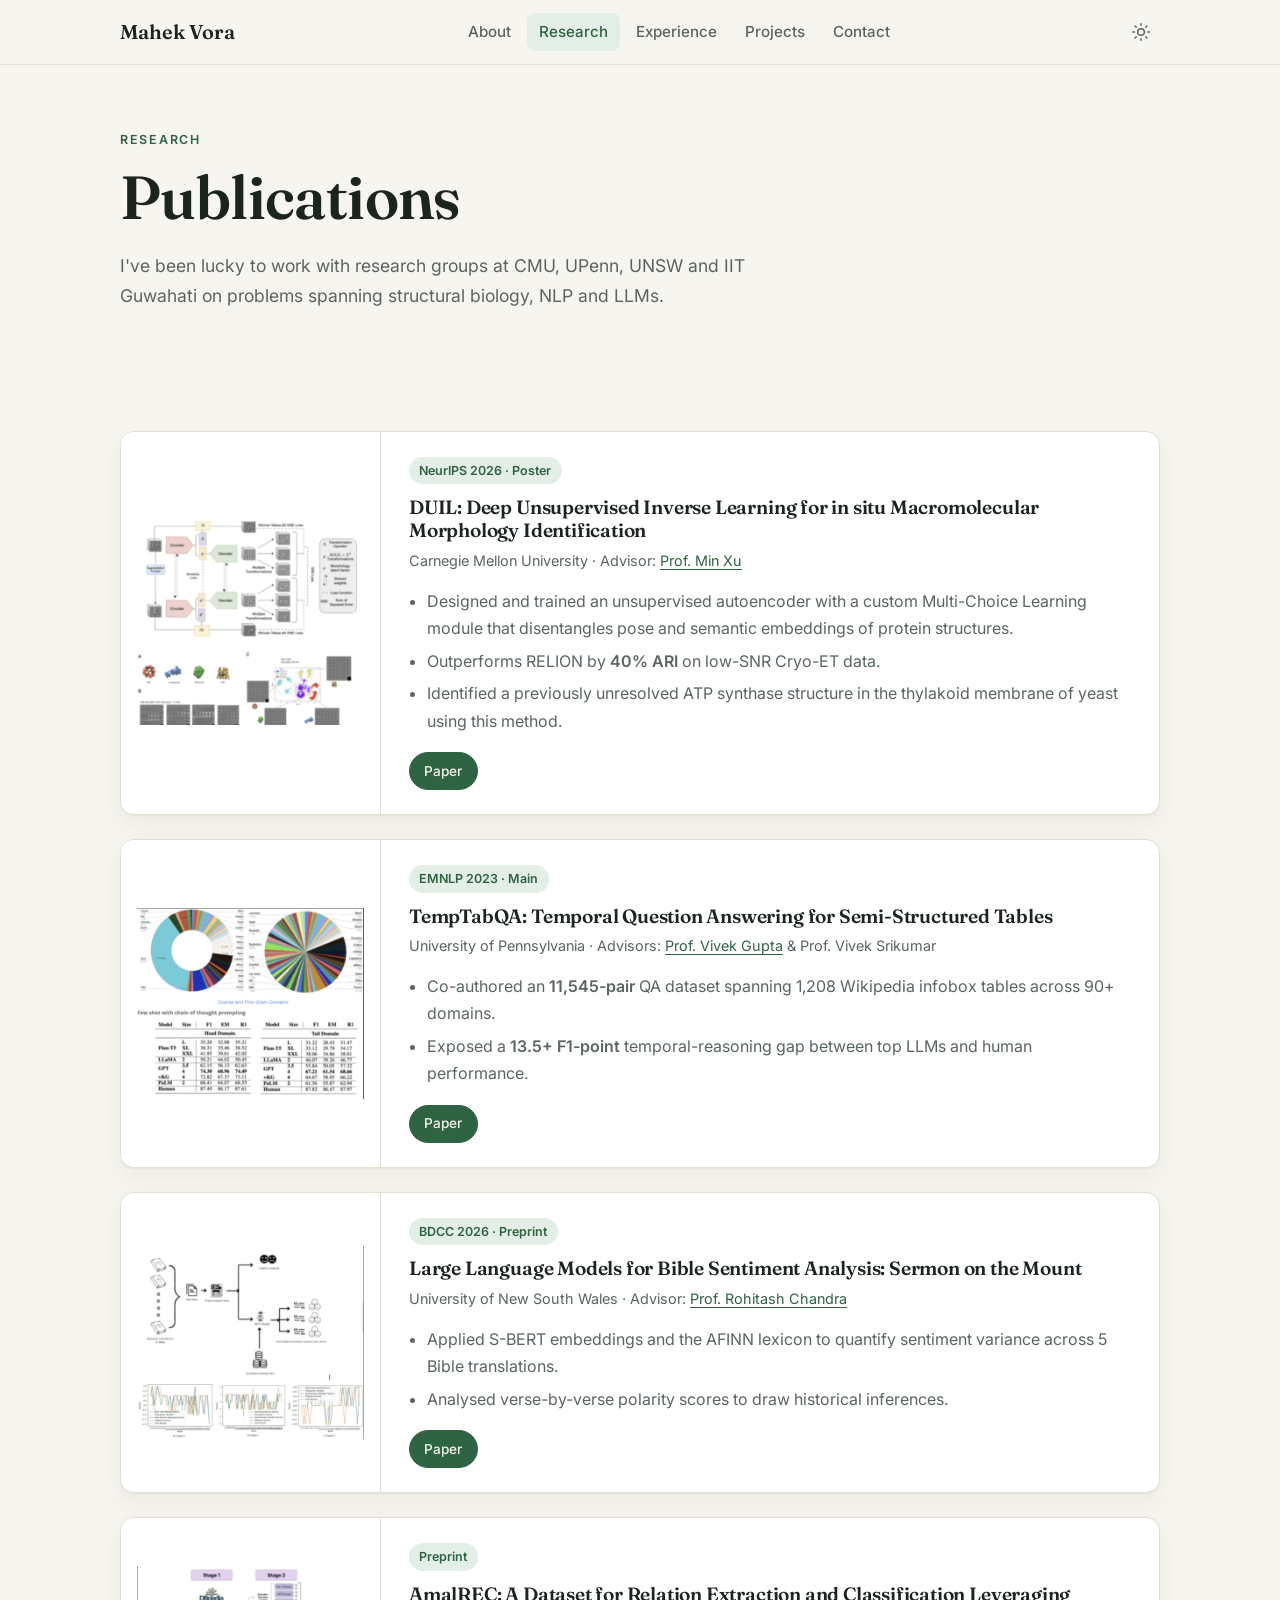
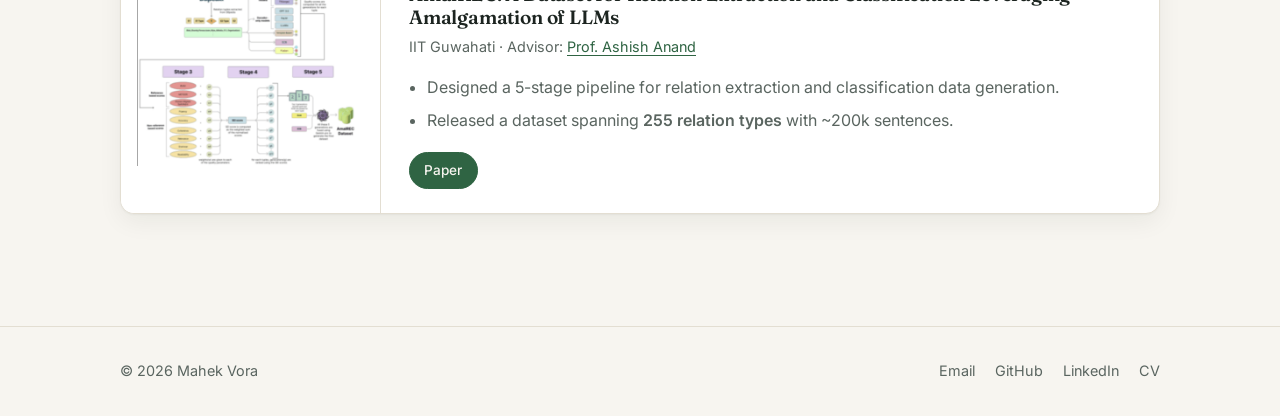
<file: research.html>
<!doctype html>
<html lang="en">
<head>
  <meta charset="utf-8">
  <meta name="viewport" content="width=device-width, initial-scale=1">
  <title>Publications · Mahek Vora</title>
  <meta name="description" content="Mahek Vora — MS in Computer Science at Carnegie Mellon University. Deep learning research across NLP, computational biology and quantitative finance.">
  <link rel="canonical" href="https://mahekvora.github.io/research.html">
  <meta name="author" content="Mahek Vora">
  <meta property="og:type" content="website">
  <meta property="og:url" content="https://mahekvora.github.io/research.html">
  <meta property="og:title" content="Publications · Mahek Vora">
  <meta property="og:description" content="Mahek Vora — MS in Computer Science at Carnegie Mellon University. Deep learning research across NLP, computational biology and quantitative finance.">
  <meta property="og:image" content="https://mahekvora.github.io/assets/images/img-5869-1076x1293.png">
  <link rel="icon" href="assets/images/favicon.svg" type="image/svg+xml">
  <link rel="preconnect" href="https://fonts.googleapis.com">
  <link rel="preconnect" href="https://fonts.gstatic.com" crossorigin>
  <link href="https://fonts.googleapis.com/css2?family=Fraunces:ital,opsz,wght@0,9..144,500;0,9..144,600;1,9..144,500;1,9..144,600&family=Inter:wght@400;500;600&display=swap" rel="stylesheet">
  <link rel="stylesheet" href="assets/css/style.css">
  <script src="assets/js/main.js"></script>
</head>
<body>

<header class="site-header">
  <div class="wrap">
    <a class="brand" href="index.html">Mahek Vora</a>
    <nav class="nav" aria-label="Main">
      <a href="about.html">About</a>
      <a href="research.html" aria-current="page">Research</a>
      <a href="experience.html">Experience</a>
      <a href="projects.html">Projects</a>
      <a href="contact.html">Contact</a>
    </nav>
    <div class="header-actions">
      <button class="icon-btn theme-btn" aria-label="Toggle dark mode">
        <svg class="sun" viewBox="0 0 24 24" fill="none" stroke="currentColor" stroke-width="1.8" stroke-linecap="round"><circle cx="12" cy="12" r="4"/><path d="M12 2v2M12 20v2M4.9 4.9l1.4 1.4M17.7 17.7l1.4 1.4M2 12h2M20 12h2M4.9 19.1l1.4-1.4M17.7 6.3l1.4-1.4"/></svg>
        <svg class="moon" viewBox="0 0 24 24" fill="none" stroke="currentColor" stroke-width="1.8" stroke-linecap="round" stroke-linejoin="round"><path d="M21 12.8A9 9 0 1 1 11.2 3a7 7 0 0 0 9.8 9.8z"/></svg>
      </button>
      <button class="icon-btn menu-btn" aria-label="Open menu" aria-expanded="false">
        <svg viewBox="0 0 24 24" fill="none" stroke="currentColor" stroke-width="1.8" stroke-linecap="round"><path d="M4 7h16M4 12h16M4 17h16"/></svg>
      </button>
    </div>
  </div>
</header>

<main>
  <header class="wrap page-head">
    <p class="eyebrow">Research</p>
    <h1>Publications</h1>
    <p>I've been lucky to work with research groups at CMU, UPenn, UNSW and IIT Guwahati on problems spanning structural biology, NLP and LLMs.</p>
  </header>

  <section class="wrap section">
    <div class="pubs">
      <article class="card pub">
        <div class="pub-img"><img src="assets/images/cmu-518x467.png" alt="DUIL model architecture" loading="lazy"></div>
        <div class="pub-body">
          <span class="chip">NeurIPS 2026 · Poster</span>
          <h3>DUIL: Deep Unsupervised Inverse Learning for in situ Macromolecular Morphology Identification</h3>
          <p class="pub-meta">Carnegie Mellon University · Advisor: <a href="https://cbd.cmu.edu/people/xu.html">Prof. Min Xu</a></p>
          <ul>
            <li>Designed and trained an unsupervised autoencoder with a custom Multi-Choice Learning module that disentangles pose and semantic embeddings of protein structures.</li>
            <li>Outperforms RELION by <strong>40% ARI</strong> on low-SNR Cryo-ET data.</li>
            <li>Identified a previously unresolved ATP synthase structure in the thylakoid membrane of yeast using this method.</li>
          </ul>
          <a class="btn btn-sm" href="https://arxiv.org/abs/2601.01364">Paper</a>
        </div>
      </article>

      <article class="card pub">
        <div class="pub-img"><img src="assets/images/ttqa-518x437.png" alt="TempTabQA dataset domains and results" loading="lazy"></div>
        <div class="pub-body">
          <span class="chip">EMNLP 2023 · Main</span>
          <h3>TempTabQA: Temporal Question Answering for Semi-Structured Tables</h3>
          <p class="pub-meta">University of Pennsylvania · Advisors: <a href="https://search.asu.edu/profile/5176374">Prof. Vivek Gupta</a> &amp; Prof. Vivek Srikumar</p>
          <ul>
            <li>Co-authored an <strong>11,545-pair</strong> QA dataset spanning 1,208 Wikipedia infobox tables across 90+ domains.</li>
            <li>Exposed a <strong>13.5+ F1-point</strong> temporal-reasoning gap between top LLMs and human performance.</li>
          </ul>
          <a class="btn btn-sm" href="https://aclanthology.org/2023.emnlp-main.149/">Paper</a>
        </div>
      </article>

      <article class="card pub">
        <div class="pub-img"><img src="assets/images/sermon-518x442.png" alt="Sentiment analysis pipeline" loading="lazy"></div>
        <div class="pub-body">
          <span class="chip">BDCC 2026 · Preprint</span>
          <h3>Large Language Models for Bible Sentiment Analysis: Sermon on the Mount</h3>
          <p class="pub-meta">University of New South Wales · Advisor: <a href="https://research.unsw.edu.au/people/dr-rohitash-chandra">Prof. Rohitash Chandra</a></p>
          <ul>
            <li>Applied S-BERT embeddings and the AFINN lexicon to quantify sentiment variance across 5 Bible translations.</li>
            <li>Analysed verse-by-verse polarity scores to draw historical inferences.</li>
          </ul>
          <a class="btn btn-sm" href="https://arxiv.org/abs/2401.00689">Paper</a>
        </div>
      </article>

      <article class="card pub">
        <div class="pub-img"><img src="assets/images/amalrec-518x457.png" alt="AmalREC 5-stage pipeline" loading="lazy"></div>
        <div class="pub-body">
          <span class="chip">Preprint</span>
          <h3>AmalREC: A Dataset for Relation Extraction and Classification Leveraging Amalgamation of LLMs</h3>
          <p class="pub-meta">IIT Guwahati · Advisor: <a href="https://www.iitg.ac.in/anand.ashish/">Prof. Ashish Anand</a></p>
          <ul>
            <li>Designed a 5-stage pipeline for relation extraction and classification data generation.</li>
            <li>Released a dataset spanning <strong>255 relation types</strong> with ~200k sentences.</li>
          </ul>
          <a class="btn btn-sm" href="https://arxiv.org/abs/2412.20427">Paper</a>
        </div>
      </article>
    </div>
  </section>
</main>

<footer class="site-footer">
  <div class="wrap">
    <span>© <span id="year">2026</span> Mahek Vora</span>
    <nav aria-label="Social">
      <a class="js-email" href="contact.html">Email</a>
      <a href="https://github.com/mahekvora">GitHub</a>
      <a href="https://www.linkedin.com/in/mahekvora">LinkedIn</a>
      <a href="assets/files/Mahek_Vora_CV.pdf">CV</a>
    </nav>
  </div>
</footer>

</body>
</html>
</file>
<file: assets/css/style.css>
/* ---------- Theme ---------- */
:root {
  --bg: #f7f5f0;
  --surface: #ffffff;
  --surface-2: #f0ede5;
  --border: #e3ded2;
  --text: #1c2420;
  --muted: #5a6560;
  --accent: #2f6443;
  --accent-soft: #e3eee6;
  --purple: #5550b0;
  --purple-soft: #e8e8f8;
  --shadow: 0 1px 2px rgba(20, 30, 25, .04), 0 8px 24px rgba(20, 30, 25, .06);
  --radius: 14px;
  --serif: 'Fraunces', Georgia, serif;
  --sans: 'Inter', system-ui, -apple-system, sans-serif;
  color-scheme: light;
}

@media (prefers-color-scheme: dark) {
  :root:not([data-theme="light"]) {
    --bg: #0e1211;
    --surface: #151b19;
    --surface-2: #1b2320;
    --border: #26302c;
    --text: #e3e8e5;
    --muted: #9aa7a1;
    --accent: #84c49a;
    --accent-soft: #1d2d24;
    --purple: #aaa8f0;
    --purple-soft: #21213a;
    --shadow: 0 1px 2px rgba(0, 0, 0, .3), 0 8px 24px rgba(0, 0, 0, .25);
    color-scheme: dark;
  }
}
:root[data-theme="dark"] {
  --bg: #0e1211;
  --surface: #151b19;
  --surface-2: #1b2320;
  --border: #26302c;
  --text: #e3e8e5;
  --muted: #9aa7a1;
  --accent: #84c49a;
  --accent-soft: #1d2d24;
  --purple: #aaa8f0;
  --purple-soft: #21213a;
  --shadow: 0 1px 2px rgba(0, 0, 0, .3), 0 8px 24px rgba(0, 0, 0, .25);
  color-scheme: dark;
}

body.purple { --accent: var(--purple); --accent-soft: var(--purple-soft); }

/* ---------- Base ---------- */
* { box-sizing: border-box; }
html { scroll-behavior: smooth; }
body {
  margin: 0;
  background: var(--bg);
  color: var(--text);
  font-family: var(--sans);
  font-size: 1rem;
  line-height: 1.7;
  -webkit-font-smoothing: antialiased;
  display: flex; flex-direction: column; min-height: 100vh;
}
main { flex: 1; }

h1, h2, h3 { font-family: var(--serif); font-weight: 600; line-height: 1.2; margin: 0; letter-spacing: -.01em; }
h1 { font-size: clamp(2.4rem, 6vw, 3.8rem); }
h2 { font-size: clamp(1.6rem, 3.5vw, 2.1rem); margin-bottom: 1.5rem; }
h3 { font-size: 1.2rem; }
p { margin: 0 0 1rem; }

a { color: var(--accent); text-decoration-thickness: 1px; text-underline-offset: 3px; }
a:hover { text-decoration-thickness: 2px; }
img { max-width: 100%; height: auto; display: block; }
strong { font-weight: 600; }

.wrap { max-width: 1080px; margin: 0 auto; padding: 0 1.25rem; }
.section { padding-block: 4rem; }
.section + .section { padding-top: 0; }

.eyebrow {
  font-family: var(--sans); font-size: .78rem; font-weight: 600;
  letter-spacing: .14em; text-transform: uppercase; color: var(--accent);
  margin-bottom: .75rem;
}
.muted { color: var(--muted); }

/* ---------- Buttons & chips ---------- */
.btn {
  display: inline-flex; align-items: center; gap: .45rem;
  padding: .65rem 1.2rem; border-radius: 999px;
  font-weight: 500; font-size: .95rem; text-decoration: none;
  background: var(--accent); color: var(--bg);
  border: 1px solid var(--accent);
  transition: transform .15s, opacity .15s;
}
.btn:hover { transform: translateY(-1px); opacity: .92; }
.btn-ghost { background: transparent; color: var(--text); border-color: var(--border); }
.btn-ghost:hover { border-color: var(--accent); color: var(--accent); }
.btn-sm { padding: .4rem .9rem; font-size: .85rem; }
.btn-row { display: flex; flex-wrap: wrap; gap: .75rem; }

.chip {
  display: inline-block; padding: .2rem .65rem; border-radius: 999px;
  font-size: .78rem; font-weight: 600;
  background: var(--accent-soft); color: var(--accent);
}
.tags { display: flex; flex-wrap: wrap; gap: .4rem; margin: 0; padding: 0; list-style: none; }
.tags li {
  font-size: .85rem; padding: .25rem .7rem; border-radius: 8px;
  background: var(--surface-2); border: 1px solid var(--border);
}

/* ---------- Header ---------- */
.site-header {
  position: sticky; top: 0; z-index: 20;
  background: color-mix(in srgb, var(--bg) 85%, transparent);
  backdrop-filter: blur(10px);
  border-bottom: 1px solid var(--border);
}
.site-header .wrap { display: flex; align-items: center; justify-content: space-between; height: 64px; }
.brand { font-family: var(--serif); font-weight: 600; font-size: 1.25rem; color: var(--text); text-decoration: none; }
.nav { display: flex; align-items: center; gap: .25rem; }
.nav a {
  color: var(--muted); text-decoration: none; font-size: .95rem; font-weight: 500;
  padding: .4rem .75rem; border-radius: 8px;
}
.nav a:hover { color: var(--text); background: var(--surface-2); }
.nav a[aria-current="page"] { color: var(--accent); background: var(--accent-soft); }
.header-actions { display: flex; align-items: center; gap: .25rem; }
.icon-btn {
  width: 38px; height: 38px; display: grid; place-items: center;
  border: 0; background: transparent; color: var(--muted); border-radius: 8px; cursor: pointer;
}
.icon-btn:hover { color: var(--text); background: var(--surface-2); }
.icon-btn svg { width: 20px; height: 20px; }
.menu-btn { display: none; }
.theme-btn .moon { display: none; }
:root[data-theme="dark"] .theme-btn .sun { display: none; }
:root[data-theme="dark"] .theme-btn .moon { display: block; }
@media (prefers-color-scheme: dark) {
  :root:not([data-theme="light"]) .theme-btn .sun { display: none; }
  :root:not([data-theme="light"]) .theme-btn .moon { display: block; }
}

/* ---------- Page header (inner pages) ---------- */
.page-head { padding-block: 4rem 2.5rem; }
.page-head p:not(.eyebrow) { color: var(--muted); font-size: 1.1rem; max-width: 640px; margin-top: 1rem; }

/* ---------- Home ---------- */
.hero { display: grid; grid-template-columns: 1.35fr 1fr; gap: 4rem; align-items: center; padding-block: 4.5rem 3.5rem; }
.hero h1 { margin-bottom: 1.25rem; }
.hero h1 em { font-style: italic; color: var(--accent); }
.hero .lede { font-size: 1.15rem; color: var(--muted); max-width: 560px; }
.hero .btn-row { margin-top: 1.75rem; }
.portrait { position: relative; }
.portrait img {
  border-radius: 22px; aspect-ratio: 4 / 5; object-fit: cover; width: 100%;
  box-shadow: var(--shadow);
}
.portrait::before {
  content: ''; position: absolute; inset: 18px -18px -18px 18px; z-index: -1;
  border-radius: 22px; background: var(--accent-soft); border: 1px solid var(--border);
}

.stats { display: grid; grid-template-columns: repeat(auto-fit, minmax(220px, 1fr)); gap: 1rem; }
.stat { background: var(--surface); border: 1px solid var(--border); border-radius: var(--radius); padding: 1.25rem; }
.stat b { display: block; font-family: var(--serif); font-size: 1.6rem; color: var(--accent); font-weight: 600; line-height: 1.2; }
.stat span { font-size: .9rem; color: var(--muted); }

.explore { display: grid; grid-template-columns: repeat(2, 1fr); gap: 1rem; }
.explore a {
  display: block; text-decoration: none; color: var(--text);
  background: var(--surface); border: 1px solid var(--border); border-radius: var(--radius);
  padding: 1.5rem; transition: border-color .2s, transform .2s;
}
.explore a:hover { border-color: var(--accent); transform: translateY(-2px); }
.explore h3 { margin-bottom: .35rem; display: flex; justify-content: space-between; }
.explore h3::after { content: '→'; color: var(--accent); font-family: var(--sans); }
.explore p { color: var(--muted); margin: 0; font-size: .95rem; }

/* ---------- Cards ---------- */
.card {
  background: var(--surface); border: 1px solid var(--border); border-radius: var(--radius);
  box-shadow: var(--shadow); overflow: hidden;
}

/* Publications */
.pubs { display: grid; gap: 1.5rem; }
.pub { display: grid; grid-template-columns: 260px 1fr; }
.pub-img { background: #fff; display: grid; place-items: center; padding: 1rem; border-right: 1px solid var(--border); }
.pub-img img { max-height: 230px; object-fit: contain; }
.pub-body { padding: 1.5rem 1.75rem; }
.pub-body .chip { margin-bottom: .75rem; }
.pub-body h3 { margin-bottom: .4rem; }
.pub-meta { font-size: .9rem; color: var(--muted); margin-bottom: .9rem; }
.pub-body ul { padding-left: 1.1rem; margin: 0 0 1.1rem; color: var(--muted); }
.pub-body li { margin-bottom: .35rem; }

/* Experience timeline */
.timeline { position: relative; list-style: none; margin: 0; padding: 0; }
.timeline::before { content: ''; position: absolute; left: 7px; top: 8px; bottom: 8px; width: 2px; background: var(--border); }
.timeline > li { position: relative; padding-left: 2.5rem; margin-bottom: 2rem; }
.timeline > li::before {
  content: ''; position: absolute; left: 0; top: 1.75rem; width: 16px; height: 16px; border-radius: 50%;
  background: var(--bg); border: 3px solid var(--accent);
}
.job { padding: 1.5rem 1.75rem; }
.job-top { display: flex; justify-content: space-between; gap: 1rem; flex-wrap: wrap; align-items: baseline; }
.job-role { color: var(--accent); font-weight: 600; }
.job-date { font-size: .9rem; color: var(--muted); white-space: nowrap; }
.job ul { padding-left: 1.1rem; margin: .9rem 0 0; color: var(--muted); }
.job li { margin-bottom: .4rem; }
.job-img { margin-top: 1rem; border-radius: 10px; border: 1px solid var(--border); max-width: 420px; }

/* Projects */
.projects { display: grid; grid-template-columns: repeat(2, 1fr); gap: 1.5rem; }
.project { display: flex; flex-direction: column; }
.project-img { background: #fff; aspect-ratio: 16 / 10; border-bottom: 1px solid var(--border); overflow: hidden; }
.project-img img { width: 100%; height: 100%; object-fit: cover; object-position: top; }
.project-img.text {
  display: grid; place-items: center; background: var(--accent-soft);
  font-family: ui-monospace, 'SF Mono', Menlo, monospace; color: var(--accent); font-size: 1.05rem;
}
.project-body { padding: 1.4rem 1.5rem 1.5rem; display: flex; flex-direction: column; flex: 1; }
.project-body h3 { margin-bottom: .25rem; }
.project-body .pub-meta { margin-bottom: .75rem; }
.project-body p { color: var(--muted); font-size: .95rem; }
.project-body .tags { margin: auto 0 1rem; padding-top: .5rem; }
.project-body .btn { align-self: flex-start; }

/* About */
.about-grid { display: grid; grid-template-columns: 1fr 1fr; gap: 1.5rem; }
.edu { padding: 1.5rem; }
.edu h3 { margin-bottom: .2rem; }
.edu .pub-meta { margin-bottom: .6rem; }
.edu p { margin: 0; font-size: .95rem; color: var(--muted); }
.honors { display: grid; grid-template-columns: repeat(3, 1fr); gap: 1rem; }
.honor { padding: 1.5rem; }
.honor b { font-family: var(--serif); font-size: 2rem; color: var(--accent); display: block; line-height: 1.1; font-weight: 600; }
.honor h3 { font-size: 1.05rem; margin: .5rem 0 .3rem; }
.honor p { margin: 0; font-size: .9rem; color: var(--muted); }
.skills { display: grid; gap: 1.25rem; }
.skill-row { display: grid; grid-template-columns: 180px 1fr; gap: 1rem; align-items: start; }
.skill-row h3 { font-family: var(--sans); font-size: .95rem; font-weight: 600; padding-top: .25rem; }

details {
  background: var(--surface); border: 1px solid var(--border); border-radius: 12px; margin-bottom: .75rem;
}
summary {
  cursor: pointer; list-style: none; padding: 1rem 1.25rem; font-weight: 600;
  display: flex; justify-content: space-between; gap: 1rem;
}
summary::-webkit-details-marker { display: none; }
summary::after { content: '+'; color: var(--accent); font-size: 1.3rem; line-height: 1; transition: transform .2s; }
details[open] summary::after { transform: rotate(45deg); }
details p { margin: 0; padding: 0 1.25rem 1.1rem; color: var(--muted); }

/* Contact */
.contact-grid { display: grid; grid-template-columns: repeat(2, 1fr); gap: 1rem; }
.contact {
  display: flex; gap: 1rem; align-items: center; padding: 1.4rem;
  text-decoration: none; color: var(--text); transition: border-color .2s, transform .2s;
  overflow-wrap: anywhere;
}
.contact:hover { border-color: var(--accent); transform: translateY(-2px); }
.contact svg { width: 26px; height: 26px; color: var(--accent); flex: none; }
.contact small { display: block; color: var(--muted); font-size: .8rem; text-transform: uppercase; letter-spacing: .1em; font-weight: 600; }

/* ---------- Footer ---------- */
.site-footer { border-top: 1px solid var(--border); padding: 2rem 0; margin-top: 3rem; font-size: .9rem; color: var(--muted); }
.site-footer .wrap { display: flex; justify-content: space-between; gap: 1rem; flex-wrap: wrap; }
.site-footer nav { display: flex; gap: 1.25rem; }
.site-footer a { color: var(--muted); text-decoration: none; }
.site-footer a:hover { color: var(--accent); }

/* ---------- Responsive ---------- */
@media (max-width: 900px) {
  .honors { grid-template-columns: 1fr; }
  .pub { grid-template-columns: 1fr; }
  .pub-img { border-right: 0; border-bottom: 1px solid var(--border); }
}
@media (max-width: 760px) {
  .hero { grid-template-columns: 1fr; gap: 2.5rem; padding-block: 2.5rem 2rem; }
  .portrait { order: -1; max-width: 300px; margin-right: 18px; }
  .explore, .projects, .about-grid, .contact-grid { grid-template-columns: 1fr; }
  .skill-row { grid-template-columns: 1fr; gap: .5rem; }
  .page-head { padding-block: 2.5rem 1.5rem; }
  .section { padding-block: 2.5rem; }

  .menu-btn { display: grid; }
  .nav {
    display: none; position: absolute; top: 64px; left: 0; right: 0;
    flex-direction: column; align-items: stretch; gap: 0;
    background: var(--bg); border-bottom: 1px solid var(--border); padding: .5rem 1.25rem 1rem;
  }
  .nav a { padding: .7rem .75rem; }
  .nav.open { display: flex; }
}
</file>
